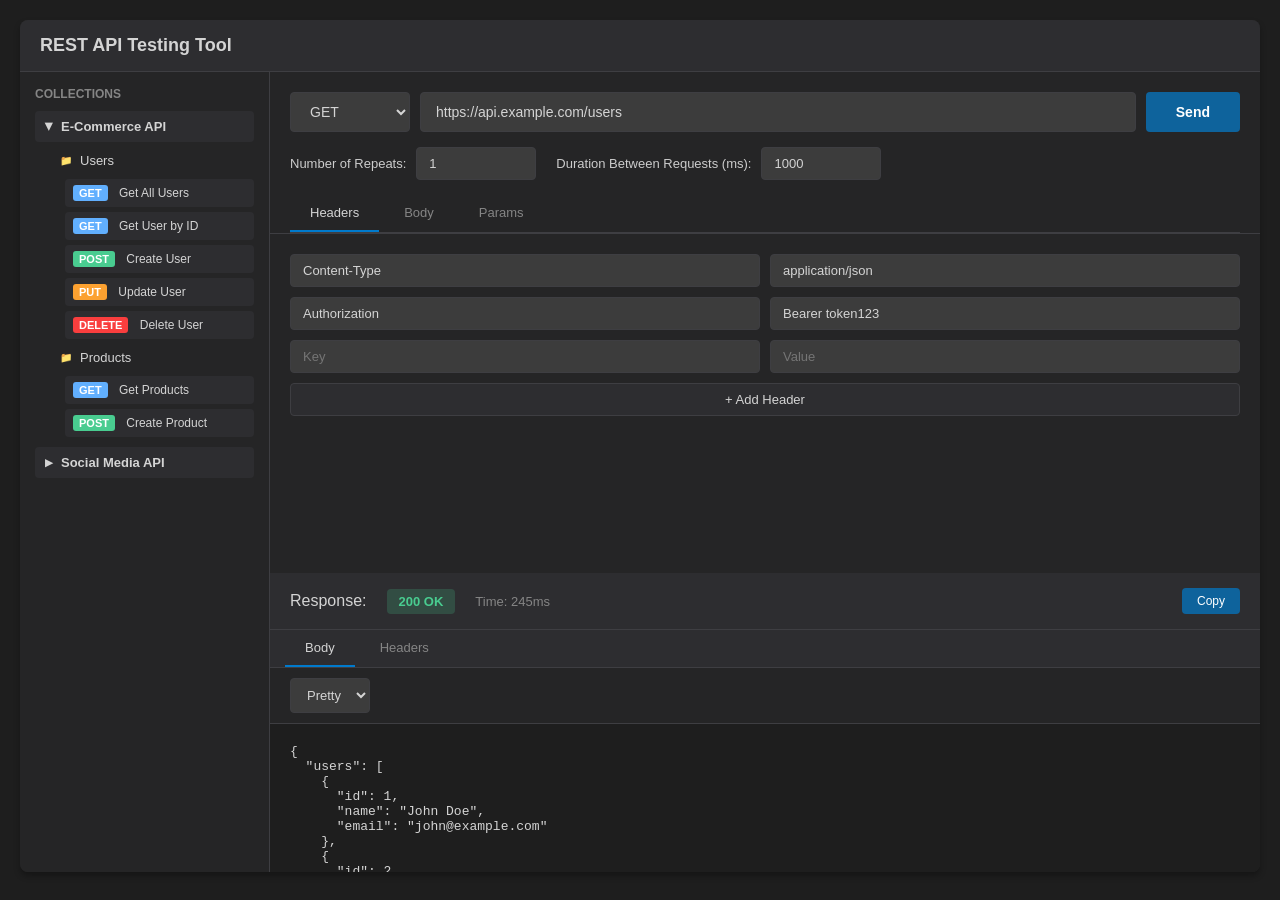
<file: design.html>
<!DOCTYPE html>
<html lang="en">
<head>
    <meta charset="UTF-8">
    <meta name="viewport" content="width=device-width, initial-scale=1.0">
    <title>REST API Testing Tool - Design Mockup</title>
    <style>
        * {
            margin: 0;
            padding: 0;
            box-sizing: border-box;
        }

        body {
            font-family: -apple-system, BlinkMacSystemFont, 'Segoe UI', Roboto, Oxygen, Ubuntu, Cantarell, sans-serif;
            background-color: #1e1e1e;
            color: #d4d4d4;
            padding: 20px;
        }

        .container {
            max-width: 1400px;
            margin: 0 auto;
            background-color: #252526;
            border-radius: 8px;
            overflow: hidden;
            box-shadow: 0 4px 6px rgba(0, 0, 0, 0.3);
        }

        .header {
            background-color: #2d2d30;
            padding: 15px 20px;
            border-bottom: 1px solid #3e3e42;
        }

        .header h1 {
            font-size: 18px;
            font-weight: 600;
        }

        .main-content {
            display: flex;
            height: calc(100vh - 100px);
        }

        .sidebar {
            width: 250px;
            background-color: #252526;
            border-right: 1px solid #3e3e42;
            padding: 15px;
            overflow-y: auto;
        }

        .sidebar h3 {
            font-size: 12px;
            text-transform: uppercase;
            color: #858585;
            margin-bottom: 10px;
        }

        .request-item {
            padding: 8px 10px;
            margin-bottom: 5px;
            background-color: #2d2d30;
            border-radius: 4px;
            cursor: pointer;
            font-size: 13px;
        }

        .request-item:hover {
            background-color: #37373d;
        }

        .method-badge {
            display: inline-block;
            padding: 2px 6px;
            border-radius: 3px;
            font-size: 11px;
            font-weight: 600;
            margin-right: 8px;
        }

        .method-get { background-color: #61affe; color: #fff; }
        .method-post { background-color: #49cc90; color: #fff; }
        .method-put { background-color: #fca130; color: #fff; }
        .method-delete { background-color: #f93e3e; color: #fff; }

        .project {
            margin-bottom: 10px;
        }

        .project-header {
            display: flex;
            align-items: center;
            padding: 8px 10px;
            background-color: #2d2d30;
            border-radius: 4px;
            cursor: pointer;
            font-size: 13px;
            font-weight: 600;
        }

        .project-header:hover {
            background-color: #37373d;
        }

        .expand-icon {
            margin-right: 8px;
            font-size: 10px;
            transition: transform 0.2s;
        }

        .expand-icon.expanded {
            transform: rotate(90deg);
        }

        .folder {
            margin-left: 15px;
            margin-top: 5px;
        }

        .folder-header {
            display: flex;
            align-items: center;
            padding: 6px 10px;
            cursor: pointer;
            font-size: 13px;
            border-radius: 4px;
        }

        .folder-header:hover {
            background-color: #2d2d30;
        }

        .folder-icon {
            margin-right: 8px;
            font-size: 10px;
        }

        .folder-requests {
            margin-left: 15px;
            margin-top: 5px;
        }

        .folder-requests .request-item {
            font-size: 12px;
            padding: 6px 8px;
        }

        .workspace {
            flex: 1;
            display: flex;
            flex-direction: column;
            overflow: hidden;
        }

        .request-builder {
            padding: 20px;
            padding-bottom: 0;
            border-bottom: 1px solid #3e3e42;
        }

        .url-bar {
            display: flex;
            gap: 10px;
            margin-bottom: 15px;
        }

        .method-select {
            padding: 10px 15px;
            background-color: #3c3c3c;
            border: 1px solid #3e3e42;
            border-radius: 4px;
            color: #d4d4d4;
            font-size: 14px;
            cursor: pointer;
            min-width: 120px;
        }

        .url-input {
            flex: 1;
            padding: 10px 15px;
            background-color: #3c3c3c;
            border: 1px solid #3e3e42;
            border-radius: 4px;
            color: #d4d4d4;
            font-size: 14px;
        }

        .url-input:focus {
            outline: none;
            border-color: #007acc;
        }

        .send-button {
            padding: 10px 30px;
            background-color: #0e639c;
            border: none;
            border-radius: 4px;
            color: #fff;
            font-size: 14px;
            font-weight: 600;
            cursor: pointer;
            transition: background-color 0.2s;
        }

        .send-button:hover {
            background-color: #1177bb;
        }

        .repeat-config {
            display: flex;
            gap: 20px;
            margin-bottom: 15px;
        }

        .input-group {
            display: flex;
            align-items: center;
            gap: 10px;
        }

        .input-group label {
            font-size: 13px;
            color: #cccccc;
            white-space: nowrap;
        }

        .input-group input {
            padding: 8px 12px;
            background-color: #3c3c3c;
            border: 1px solid #3e3e42;
            border-radius: 4px;
            color: #d4d4d4;
            font-size: 13px;
            width: 120px;
        }

        .input-group input:focus {
            outline: none;
            border-color: #007acc;
        }

        .tabs {
            display: flex;
            gap: 5px;
            border-bottom: 1px solid #3e3e42;
        }

        .tab {
            padding: 10px 20px;
            background-color: transparent;
            border: none;
            color: #858585;
            font-size: 13px;
            cursor: pointer;
            border-bottom: 2px solid transparent;
        }

        .tab.active {
            color: #d4d4d4;
            border-bottom-color: #007acc;
        }

        .tab-content {
            padding: 20px;
            flex: 1;
            overflow-y: auto;
        }

        .headers-editor {
            display: flex;
            flex-direction: column;
            gap: 10px;
        }

        .header-row {
            display: flex;
            gap: 10px;
        }

        .header-row input {
            flex: 1;
            padding: 8px 12px;
            background-color: #3c3c3c;
            border: 1px solid #3e3e42;
            border-radius: 4px;
            color: #d4d4d4;
            font-size: 13px;
        }

        .add-button {
            padding: 8px 15px;
            background-color: #2d2d30;
            border: 1px solid #3e3e42;
            border-radius: 4px;
            color: #d4d4d4;
            font-size: 13px;
            cursor: pointer;
        }

        .add-button:hover {
            background-color: #37373d;
        }

        .body-editor {
            width: 100%;
            min-height: 200px;
            padding: 15px;
            background-color: #1e1e1e;
            border: 1px solid #3e3e42;
            border-radius: 4px;
            color: #d4d4d4;
            font-family: 'Courier New', monospace;
            font-size: 13px;
            resize: vertical;
        }

        .body-format-bar {
            display: flex;
            gap: 10px;
            margin-bottom: 15px;
        }

        .format-select {
            padding: 8px 12px;
            background-color: #3c3c3c;
            border: 1px solid #3e3e42;
            border-radius: 4px;
            color: #d4d4d4;
            font-size: 13px;
            cursor: pointer;
        }

        .format-button {
            padding: 8px 15px;
            background-color: #2d2d30;
            border: 1px solid #3e3e42;
            border-radius: 4px;
            color: #d4d4d4;
            font-size: 13px;
            cursor: pointer;
        }

        .format-button:hover {
            background-color: #37373d;
        }

        .params-editor {
            display: flex;
            flex-direction: column;
            gap: 10px;
        }

        .tab-panel {
            display: none;
        }

        .tab-panel.active {
            display: block;
        }

        .response-section {
            flex: 1;
            display: flex;
            flex-direction: column;
            background-color: #1e1e1e;
            overflow: hidden;
        }

        .response-header {
            padding: 15px 20px;
            background-color: #2d2d30;
            border-bottom: 1px solid #3e3e42;
            display: flex;
            align-items: center;
            gap: 20px;
        }

        .status-code {
            padding: 5px 12px;
            border-radius: 4px;
            font-weight: 600;
            font-size: 13px;
        }

        .status-success {
            background-color: rgba(73, 204, 144, 0.2);
            color: #49cc90;
        }

        .response-time {
            color: #858585;
            font-size: 13px;
        }

        .copy-button {
            margin-left: auto;
            padding: 6px 15px;
            background-color: #0e639c;
            border: none;
            border-radius: 4px;
            color: #fff;
            font-size: 12px;
            cursor: pointer;
        }

        .copy-button:hover {
            background-color: #1177bb;
        }

        .response-tabs {
            display: flex;
            gap: 5px;
            background-color: #2d2d30;
            padding: 0 15px;
            border-bottom: 1px solid #3e3e42;
        }

        .response-tab {
            padding: 10px 20px;
            background-color: transparent;
            border: none;
            color: #858585;
            font-size: 13px;
            cursor: pointer;
            border-bottom: 2px solid transparent;
        }

        .response-tab.active {
            color: #d4d4d4;
            border-bottom-color: #007acc;
        }

        .response-tab-panel {
            display: none;
            flex: 1;
            flex-direction: column;
            overflow: hidden;
        }

        .response-tab-panel.active {
            display: flex;
        }

        .response-toolbar {
            padding: 10px 20px;
            background-color: #252526;
            border-bottom: 1px solid #3e3e42;
        }

        .response-body {
            flex: 1;
            padding: 20px;
            overflow-y: auto;
            font-family: 'Courier New', monospace;
            font-size: 13px;
            white-space: pre-wrap;
            word-wrap: break-word;
        }

        .response-headers-list {
            padding: 20px;
            overflow-y: auto;
        }

        .response-header-item {
            display: flex;
            padding: 10px 0;
            border-bottom: 1px solid #3e3e42;
            font-size: 13px;
        }

        .response-header-item:last-child {
            border-bottom: none;
        }

        .header-key {
            font-weight: 600;
            color: #4ec9b0;
            min-width: 200px;
            margin-right: 15px;
        }

        .header-value {
            color: #d4d4d4;
            flex: 1;
        }

        /* Search Modal Styles */
        .search-modal {
            display: none;
            position: fixed;
            top: 0;
            left: 0;
            width: 100%;
            height: 100%;
            background-color: rgba(0, 0, 0, 0.7);
            z-index: 1000;
            align-items: flex-start;
            justify-content: center;
            padding-top: 10vh;
        }

        .search-modal.active {
            display: flex;
        }

        .search-modal-content {
            background-color: #252526;
            border-radius: 8px;
            width: 90%;
            max-width: 600px;
            box-shadow: 0 8px 32px rgba(0, 0, 0, 0.5);
            overflow: hidden;
        }

        .search-input-container {
            padding: 20px;
            border-bottom: 1px solid #3e3e42;
        }

        .search-input {
            width: 100%;
            padding: 12px 15px;
            background-color: #3c3c3c;
            border: 1px solid #3e3e42;
            border-radius: 4px;
            color: #d4d4d4;
            font-size: 14px;
            outline: none;
        }

        .search-input:focus {
            border-color: #007acc;
        }

        .search-results {
            max-height: 400px;
            overflow-y: auto;
        }

        .search-result-item {
            padding: 12px 20px;
            cursor: pointer;
            border-bottom: 1px solid #3e3e42;
            display: flex;
            align-items: center;
            gap: 10px;
        }

        .search-result-item:hover {
            background-color: #2d2d30;
        }

        .search-result-item.selected {
            background-color: #37373d;
        }

        .search-result-item:last-child {
            border-bottom: none;
        }

        .search-result-method {
            display: inline-block;
            padding: 3px 8px;
            border-radius: 3px;
            font-size: 11px;
            font-weight: 600;
            min-width: 60px;
            text-align: center;
        }

        .search-result-path {
            flex: 1;
            color: #d4d4d4;
            font-size: 13px;
        }

        .search-result-name {
            color: #858585;
            font-size: 12px;
        }

        .search-empty {
            padding: 40px 20px;
            text-align: center;
            color: #858585;
            font-size: 13px;
        }

        .search-hint {
            padding: 15px 20px;
            background-color: #2d2d30;
            border-top: 1px solid #3e3e42;
            font-size: 12px;
            color: #858585;
        }

        .search-hint kbd {
            background-color: #3c3c3c;
            border: 1px solid #3e3e42;
            border-radius: 3px;
            padding: 2px 6px;
            font-family: monospace;
            font-size: 11px;
        }
    </style>
</head>
<body>
    <!-- Search Modal -->
    <div class="search-modal" id="searchModal">
        <div class="search-modal-content">
            <div class="search-input-container">
                <input type="text" class="search-input" id="searchInput" placeholder="Search by METHOD resource or paste a curl command...">
            </div>
            <div class="search-results" id="searchResults">
                <div class="search-empty">Type to search requests or paste a curl command</div>
            </div>
            <div class="search-hint">
                <kbd>↑</kbd> <kbd>↓</kbd> to navigate • <kbd>Enter</kbd> to select • <kbd>Esc</kbd> to close
            </div>
        </div>
    </div>

    <div class="container">
        <div class="header">
            <h1>REST API Testing Tool</h1>
        </div>

        <div class="main-content">
            <!-- Sidebar - Collections -->
            <div class="sidebar">
                <h3>Collections</h3>

                <!-- Project 1 -->
                <div class="project">
                    <div class="project-header">
                        <span class="expand-icon expanded">▶</span>
                        E-Commerce API
                    </div>

                    <!-- Folder 1 -->
                    <div class="folder">
                        <div class="folder-header">
                            <span class="folder-icon">📁</span>
                            Users
                        </div>
                        <div class="folder-requests">
                            <div class="request-item">
                                <span class="method-badge method-get">GET</span>
                                Get All Users
                            </div>
                            <div class="request-item">
                                <span class="method-badge method-get">GET</span>
                                Get User by ID
                            </div>
                            <div class="request-item">
                                <span class="method-badge method-post">POST</span>
                                Create User
                            </div>
                            <div class="request-item">
                                <span class="method-badge method-put">PUT</span>
                                Update User
                            </div>
                            <div class="request-item">
                                <span class="method-badge method-delete">DELETE</span>
                                Delete User
                            </div>
                        </div>
                    </div>

                    <!-- Folder 2 -->
                    <div class="folder">
                        <div class="folder-header">
                            <span class="folder-icon">📁</span>
                            Products
                        </div>
                        <div class="folder-requests">
                            <div class="request-item">
                                <span class="method-badge method-get">GET</span>
                                Get Products
                            </div>
                            <div class="request-item">
                                <span class="method-badge method-post">POST</span>
                                Create Product
                            </div>
                        </div>
                    </div>
                </div>

                <!-- Project 2 -->
                <div class="project">
                    <div class="project-header">
                        <span class="expand-icon">▶</span>
                        Social Media API
                    </div>
                </div>
            </div>

            <!-- Main Workspace -->
            <div class="workspace">
                <!-- Request Builder -->
                <div class="request-builder">
                    <div class="url-bar">
                        <select class="method-select">
                            <option>GET</option>
                            <option>POST</option>
                            <option>PUT</option>
                            <option>DELETE</option>
                            <option>PATCH</option>
                            <option>HEAD</option>
                            <option>OPTIONS</option>
                        </select>
                        <input type="text" class="url-input" placeholder="Enter request URL" value="https://api.example.com/users">
                        <button class="send-button">Send</button>
                    </div>

                    <div class="repeat-config">
                        <div class="input-group">
                            <label for="repeat-count">Number of Repeats:</label>
                            <input type="number" id="repeat-count" value="1" min="1">
                        </div>
                        <div class="input-group">
                            <label for="duration">Duration Between Requests (ms):</label>
                            <input type="number" id="duration" value="1000" min="0">
                        </div>
                    </div>

                    <div class="tabs">
                        <button class="tab active">Headers</button>
                        <button class="tab">Body</button>
                        <button class="tab">Params</button>
                    </div>
                </div>

                <!-- Tab Content -->
                <div class="tab-content">
                    <!-- Headers Tab -->
                    <div class="tab-panel active" id="headers-panel">
                        <div class="headers-editor">
                            <div class="header-row">
                                <input type="text" placeholder="Key" value="Content-Type">
                                <input type="text" placeholder="Value" value="application/json">
                            </div>
                            <div class="header-row">
                                <input type="text" placeholder="Key" value="Authorization">
                                <input type="text" placeholder="Value" value="Bearer token123">
                            </div>
                            <div class="header-row">
                                <input type="text" placeholder="Key">
                                <input type="text" placeholder="Value">
                            </div>
                            <button class="add-button">+ Add Header</button>
                        </div>
                    </div>

                    <!-- Body Tab -->
                    <div class="tab-panel" id="body-panel">
                        <div class="body-format-bar">
                            <select class="format-select">
                                <option>JSON</option>
                                <option>XML</option>
                                <option>Form Data</option>
                                <option>Raw</option>
                            </select>
                            <button class="format-button">Prettify</button>
                            <button class="format-button">Minify</button>
                        </div>
                        <textarea class="body-editor" placeholder="Enter request body...">{
  "name": "John Doe",
  "email": "john@example.com",
  "age": 30
}</textarea>
                    </div>

                    <!-- Params Tab -->
                    <div class="tab-panel" id="params-panel">
                        <div class="params-editor">
                            <h4 style="margin-bottom: 15px; font-size: 14px;">Query Parameters</h4>
                            <div class="header-row">
                                <input type="text" placeholder="Key" value="page">
                                <input type="text" placeholder="Value" value="1">
                            </div>
                            <div class="header-row">
                                <input type="text" placeholder="Key" value="limit">
                                <input type="text" placeholder="Value" value="10">
                            </div>
                            <div class="header-row">
                                <input type="text" placeholder="Key">
                                <input type="text" placeholder="Value">
                            </div>
                            <button class="add-button">+ Add Parameter</button>
                        </div>
                    </div>
                </div>

                <!-- Response Section -->
                <div class="response-section">
                    <div class="response-header">
                        <span>Response:</span>
                        <span class="status-code status-success">200 OK</span>
                        <span class="response-time">Time: 245ms</span>
                        <button class="copy-button">Copy</button>
                    </div>

                    <div class="response-tabs">
                        <button class="response-tab active">Body</button>
                        <button class="response-tab">Headers</button>
                    </div>

                    <!-- Response Body Tab -->
                    <div class="response-tab-panel active">
                        <div class="response-toolbar">
                            <select class="format-select">
                                <option>Pretty</option>
                                <option>Raw</option>
                            </select>
                        </div>
                        <div class="response-body">{
  "users": [
    {
      "id": 1,
      "name": "John Doe",
      "email": "john@example.com"
    },
    {
      "id": 2,
      "name": "Jane Smith",
      "email": "jane@example.com"
    }
  ],
  "total": 2
}</div>
                    </div>

                    <!-- Response Headers Tab -->
                    <div class="response-tab-panel">
                        <div class="response-headers-list">
                            <div class="response-header-item">
                                <span class="header-key">Content-Type:</span>
                                <span class="header-value">application/json; charset=utf-8</span>
                            </div>
                            <div class="response-header-item">
                                <span class="header-key">Content-Length:</span>
                                <span class="header-value">174</span>
                            </div>
                            <div class="response-header-item">
                                <span class="header-key">Date:</span>
                                <span class="header-value">Mon, 16 Feb 2026 12:34:56 GMT</span>
                            </div>
                            <div class="response-header-item">
                                <span class="header-key">Server:</span>
                                <span class="header-value">nginx/1.21.0</span>
                            </div>
                            <div class="response-header-item">
                                <span class="header-key">Cache-Control:</span>
                                <span class="header-value">no-cache, no-store, must-revalidate</span>
                            </div>
                        </div>
                    </div>
                </div>
            </div>
        </div>
    </div>

    <script>
        // Request Tab switching functionality
        const tabs = document.querySelectorAll('.tab');
        const tabPanels = document.querySelectorAll('.tab-panel');

        tabs.forEach((tab, index) => {
            tab.addEventListener('click', () => {
                // Remove active class from all tabs and panels
                tabs.forEach(t => t.classList.remove('active'));
                tabPanels.forEach(panel => panel.classList.remove('active'));

                // Add active class to clicked tab and corresponding panel
                tab.classList.add('active');
                tabPanels[index].classList.add('active');
            });
        });

        // Response Tab switching functionality
        const responseTabs = document.querySelectorAll('.response-tab');
        const responseTabPanels = document.querySelectorAll('.response-tab-panel');

        responseTabs.forEach((tab, index) => {
            tab.addEventListener('click', () => {
                // Remove active class from all response tabs and panels
                responseTabs.forEach(t => t.classList.remove('active'));
                responseTabPanels.forEach(panel => panel.classList.remove('active'));

                // Add active class to clicked tab and corresponding panel
                tab.classList.add('active');
                responseTabPanels[index].classList.add('active');
            });
        });

        // Project expand/collapse functionality
        const projectHeaders = document.querySelectorAll('.project-header');

        projectHeaders.forEach(header => {
            header.addEventListener('click', () => {
                const icon = header.querySelector('.expand-icon');
                const project = header.parentElement;
                const folders = project.querySelectorAll('.folder');

                icon.classList.toggle('expanded');

                folders.forEach(folder => {
                    if (icon.classList.contains('expanded')) {
                        folder.style.display = 'block';
                    } else {
                        folder.style.display = 'none';
                    }
                });
            });
        });

        // Folder expand/collapse functionality
        const folderHeaders = document.querySelectorAll('.folder-header');

        folderHeaders.forEach(header => {
            header.addEventListener('click', () => {
                const folderRequests = header.nextElementSibling;

                if (folderRequests.style.display === 'none') {
                    folderRequests.style.display = 'block';
                } else {
                    folderRequests.style.display = 'none';
                }
            });
        });

        // Search Modal Functionality
        const searchModal = document.getElementById('searchModal');
        const searchInput = document.getElementById('searchInput');
        const searchResults = document.getElementById('searchResults');
        let selectedIndex = -1;
        let searchResultItems = [];

        // Sample request data (in a real app, this would come from the collections)
        const requests = [
            { method: 'GET', path: '/users', name: 'Get All Users', folder: 'Users', project: 'E-Commerce API' },
            { method: 'GET', path: '/users/:id', name: 'Get User by ID', folder: 'Users', project: 'E-Commerce API' },
            { method: 'POST', path: '/users', name: 'Create User', folder: 'Users', project: 'E-Commerce API' },
            { method: 'PUT', path: '/users/:id', name: 'Update User', folder: 'Users', project: 'E-Commerce API' },
            { method: 'DELETE', path: '/users/:id', name: 'Delete User', folder: 'Users', project: 'E-Commerce API' },
            { method: 'GET', path: '/products', name: 'Get Products', folder: 'Products', project: 'E-Commerce API' },
            { method: 'POST', path: '/products', name: 'Create Product', folder: 'Products', project: 'E-Commerce API' }
        ];

        // Command+K or Ctrl+K to open search
        document.addEventListener('keydown', (e) => {
            // Check for Cmd+K (Mac) or Ctrl+K (Windows/Linux)
            if ((e.metaKey || e.ctrlKey) && e.key === 'k') {
                e.preventDefault();
                openSearchModal();
            }

            // Close modal on Escape
            if (e.key === 'Escape' && searchModal.classList.contains('active')) {
                closeSearchModal();
            }

            // Navigate with arrow keys
            if (searchModal.classList.contains('active')) {
                if (e.key === 'ArrowDown') {
                    e.preventDefault();
                    navigateResults(1);
                } else if (e.key === 'ArrowUp') {
                    e.preventDefault();
                    navigateResults(-1);
                } else if (e.key === 'Enter' && selectedIndex >= 0) {
                    e.preventDefault();
                    selectResult(selectedIndex);
                }
            }
        });

        // Close modal when clicking outside
        searchModal.addEventListener('click', (e) => {
            if (e.target === searchModal) {
                closeSearchModal();
            }
        });

        function openSearchModal() {
            searchModal.classList.add('active');
            searchInput.value = '';
            searchInput.focus();
            selectedIndex = -1;
            displayResults(requests);
        }

        function closeSearchModal() {
            searchModal.classList.remove('active');
        }

        // Parse curl command
        function parseCurl(curlCommand) {
            try {
                // Basic curl parsing - extract method and URL
                const methodMatch = curlCommand.match(/-X\s+(\w+)|--request\s+(\w+)/i);
                const urlMatch = curlCommand.match(/curl\s+(?:-X\s+\w+\s+)?['"]?(https?:\/\/[^\s'"]+)['"]?/i) ||
                                curlCommand.match(/['"]?(https?:\/\/[^\s'"]+)['"]?/);

                const method = methodMatch ? (methodMatch[1] || methodMatch[2]).toUpperCase() : 'GET';
                const url = urlMatch ? urlMatch[1] : null;

                if (url) {
                    // Extract path from URL
                    const urlObj = new URL(url);
                    const path = urlObj.pathname + urlObj.search;
                    return { method, path, url };
                }
            } catch (e) {
                return null;
            }
            return null;
        }

        // Search functionality
        searchInput.addEventListener('input', (e) => {
            const query = e.target.value.trim().toLowerCase();

            if (!query) {
                displayResults(requests);
                return;
            }

            // Check if input looks like a curl command
            if (query.startsWith('curl ')) {
                const parsed = parseCurl(query);
                if (parsed) {
                    // Show parsed curl info
                    displayCurlParsed(parsed);
                    return;
                }
            }

            // Search by METHOD and resource pattern
            const filtered = requests.filter(req => {
                const methodPath = `${req.method} ${req.path}`.toLowerCase();
                const searchTerms = query.split(/\s+/);

                // Check if all search terms match
                return searchTerms.every(term =>
                    methodPath.includes(term) ||
                    req.name.toLowerCase().includes(term) ||
                    req.path.toLowerCase().includes(term)
                );
            });

            displayResults(filtered);
        });

        function displayCurlParsed(parsed) {
            searchResults.innerHTML = `
                <div class="search-result-item">
                    <span class="search-result-method method-${parsed.method.toLowerCase()}">${parsed.method}</span>
                    <div style="flex: 1;">
                        <div class="search-result-path">${parsed.path}</div>
                        <div class="search-result-name">Parsed from curl command</div>
                    </div>
                </div>
            `;

            const item = searchResults.querySelector('.search-result-item');
            item.addEventListener('click', () => {
                // Populate the request builder with parsed data
                document.querySelector('.method-select').value = parsed.method;
                document.querySelector('.url-input').value = parsed.url;
                closeSearchModal();
            });
        }

        function displayResults(results) {
            if (results.length === 0) {
                searchResults.innerHTML = '<div class="search-empty">No requests found</div>';
                searchResultItems = [];
                return;
            }

            searchResults.innerHTML = results.map((req, index) => `
                <div class="search-result-item" data-index="${index}">
                    <span class="search-result-method method-${req.method.toLowerCase()}">${req.method}</span>
                    <div style="flex: 1;">
                        <div class="search-result-path">${req.path}</div>
                        <div class="search-result-name">${req.name} • ${req.folder}</div>
                    </div>
                </div>
            `).join('');

            searchResultItems = searchResults.querySelectorAll('.search-result-item');

            // Add click handlers
            searchResultItems.forEach((item, index) => {
                item.addEventListener('click', () => selectResult(index));
            });

            selectedIndex = -1;
        }

        function navigateResults(direction) {
            if (searchResultItems.length === 0) return;

            // Remove previous selection
            if (selectedIndex >= 0 && selectedIndex < searchResultItems.length) {
                searchResultItems[selectedIndex].classList.remove('selected');
            }

            // Update index
            selectedIndex += direction;
            if (selectedIndex < 0) selectedIndex = searchResultItems.length - 1;
            if (selectedIndex >= searchResultItems.length) selectedIndex = 0;

            // Add new selection
            searchResultItems[selectedIndex].classList.add('selected');
            searchResultItems[selectedIndex].scrollIntoView({ block: 'nearest' });
        }

        function selectResult(index) {
            const query = searchInput.value.trim();

            // Check if this is a curl command result
            if (query.startsWith('curl ')) {
                const parsed = parseCurl(query);
                if (parsed) {
                    document.querySelector('.method-select').value = parsed.method;
                    document.querySelector('.url-input').value = parsed.url;
                    closeSearchModal();
                    return;
                }
            }

            // Load the selected request (in a real app, this would populate the request builder)
            const request = requests[index];
            if (request) {
                console.log('Selected request:', request);
                // Here you would populate the request builder with the selected request data
                // For demo purposes, just showing in console
                alert(`Selected: ${request.method} ${request.path}\n\nIn a real app, this would load the request into the builder.`);
                closeSearchModal();
            }
        }
    </script>
</body>
</html>
</file>
